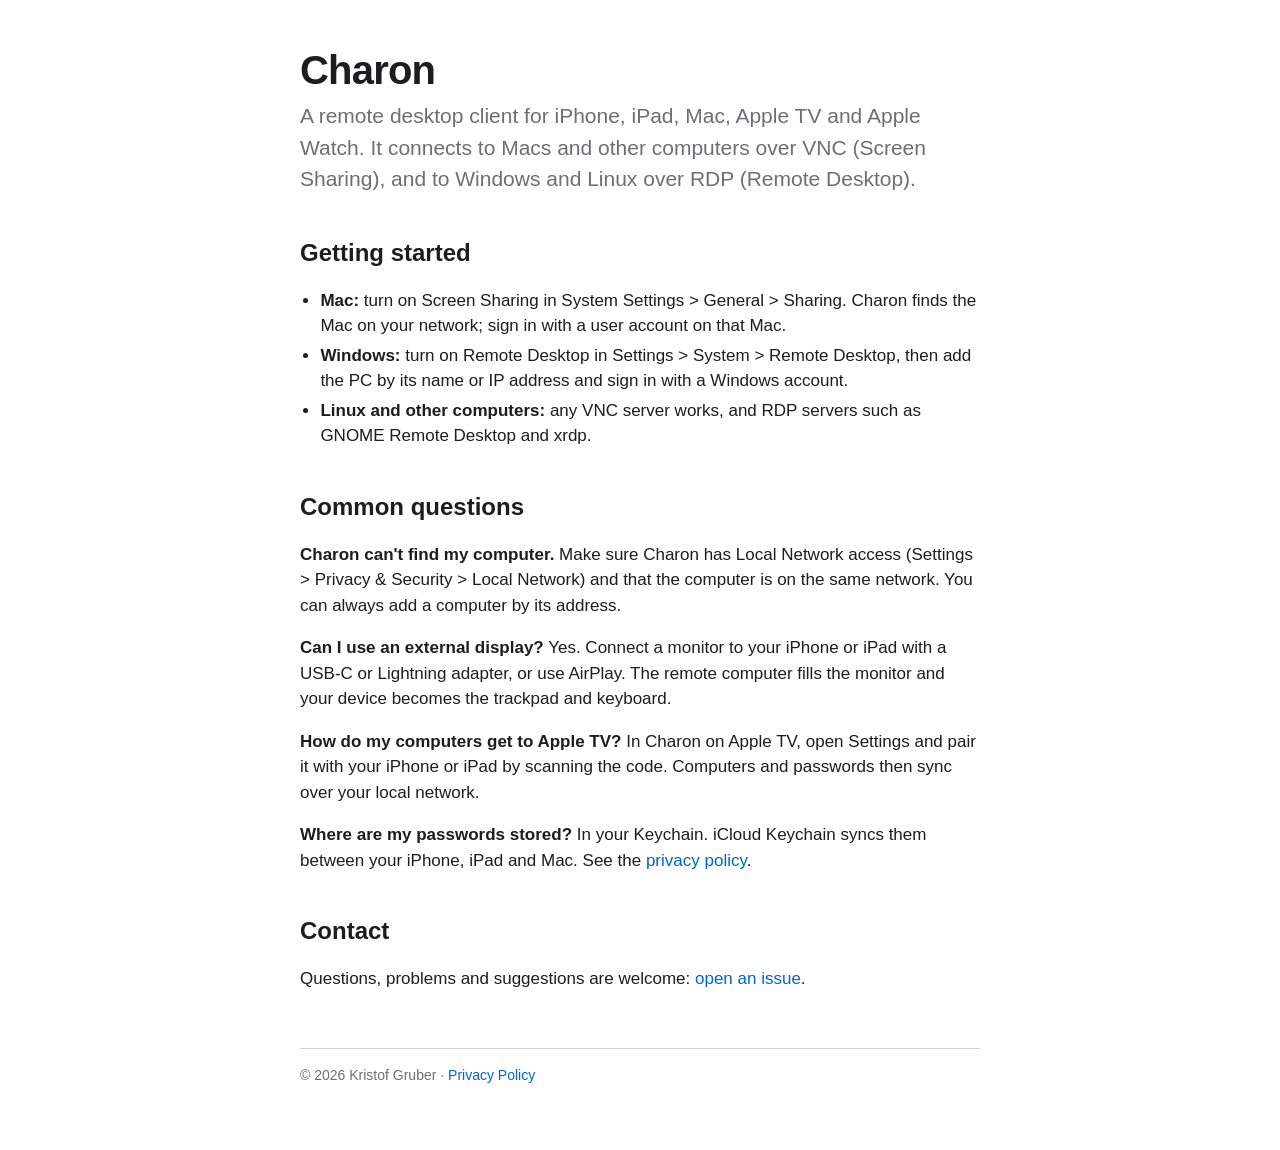
<file: index.html>
<!doctype html>
<html lang="en">
<head>
<meta charset="utf-8">
<meta name="viewport" content="width=device-width, initial-scale=1">
<title>Charon Support</title>
<link rel="stylesheet" href="style.css">
</head>
<body>
<main>
<h1>Charon</h1>
<p class="lead">A remote desktop client for iPhone, iPad, Mac, Apple TV and Apple Watch. It connects to Macs and other computers over VNC (Screen Sharing), and to Windows and Linux over RDP (Remote Desktop).</p>

<h2>Getting started</h2>
<ul>
<li><strong>Mac:</strong> turn on Screen Sharing in System Settings &gt; General &gt; Sharing. Charon finds the Mac on your network; sign in with a user account on that Mac.</li>
<li><strong>Windows:</strong> turn on Remote Desktop in Settings &gt; System &gt; Remote Desktop, then add the PC by its name or IP address and sign in with a Windows account.</li>
<li><strong>Linux and other computers:</strong> any VNC server works, and RDP servers such as GNOME Remote Desktop and xrdp.</li>
</ul>

<h2>Common questions</h2>
<p><strong>Charon can't find my computer.</strong> Make sure Charon has Local Network access (Settings &gt; Privacy &amp; Security &gt; Local Network) and that the computer is on the same network. You can always add a computer by its address.</p>
<p><strong>Can I use an external display?</strong> Yes. Connect a monitor to your iPhone or iPad with a USB-C or Lightning adapter, or use AirPlay. The remote computer fills the monitor and your device becomes the trackpad and keyboard.</p>
<p><strong>How do my computers get to Apple TV?</strong> In Charon on Apple TV, open Settings and pair it with your iPhone or iPad by scanning the code. Computers and passwords then sync over your local network.</p>
<p><strong>Where are my passwords stored?</strong> In your Keychain. iCloud Keychain syncs them between your iPhone, iPad and Mac. See the <a href="privacy.html">privacy policy</a>.</p>

<h2>Contact</h2>
<p>Questions, problems and suggestions are welcome: <a href="https://github.com/gklka/charon-site/issues">open an issue</a>.</p>

<footer>© 2026 Kristof Gruber · <a href="privacy.html">Privacy Policy</a></footer>
</main>
</body>
</html>
</file>
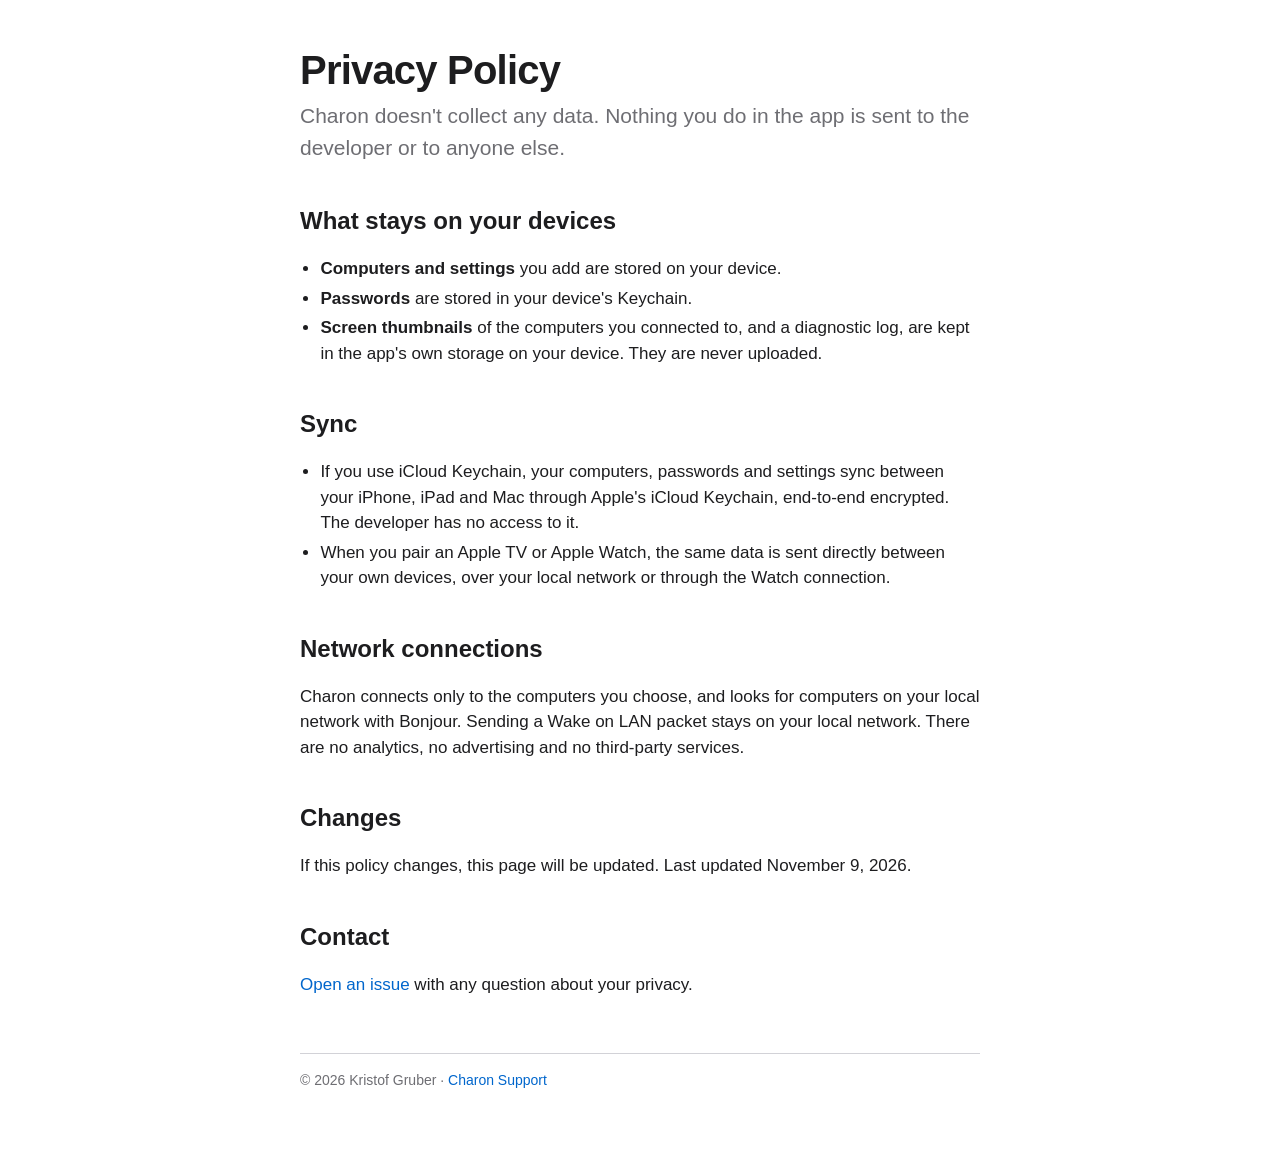
<file: privacy.html>
<!doctype html>
<html lang="en">
<head>
<meta charset="utf-8">
<meta name="viewport" content="width=device-width, initial-scale=1">
<title>Charon Privacy Policy</title>
<link rel="stylesheet" href="style.css">
</head>
<body>
<main>
<h1>Privacy Policy</h1>
<p class="lead">Charon doesn't collect any data. Nothing you do in the app is sent to the developer or to anyone else.</p>

<h2>What stays on your devices</h2>
<ul>
<li><strong>Computers and settings</strong> you add are stored on your device.</li>
<li><strong>Passwords</strong> are stored in your device's Keychain.</li>
<li><strong>Screen thumbnails</strong> of the computers you connected to, and a diagnostic log, are kept in the app's own storage on your device. They are never uploaded.</li>
</ul>

<h2>Sync</h2>
<ul>
<li>If you use iCloud Keychain, your computers, passwords and settings sync between your iPhone, iPad and Mac through Apple's iCloud Keychain, end-to-end encrypted. The developer has no access to it.</li>
<li>When you pair an Apple TV or Apple Watch, the same data is sent directly between your own devices, over your local network or through the Watch connection.</li>
</ul>

<h2>Network connections</h2>
<p>Charon connects only to the computers you choose, and looks for computers on your local network with Bonjour. Sending a Wake on LAN packet stays on your local network. There are no analytics, no advertising and no third-party services.</p>

<h2>Changes</h2>
<p>If this policy changes, this page will be updated. Last updated November 9, 2026.</p>

<h2>Contact</h2>
<p><a href="https://github.com/gklka/charon-site/issues">Open an issue</a> with any question about your privacy.</p>

<footer>© 2026 Kristof Gruber · <a href="index.html">Charon Support</a></footer>
</main>
</body>
</html>
</file>
<file: style.css>
:root { color-scheme: light dark; --bg: #ffffff; --fg: #1d1d1f; --muted: #6e6e73; --link: #0066cc; --rule: #d2d2d7; }
@media (prefers-color-scheme: dark) { :root { --bg: #000000; --fg: #f5f5f7; --muted: #a1a1a6; --link: #2997ff; --rule: #424245; } }
html { -webkit-text-size-adjust: 100%; }
body { margin: 0; background: var(--bg); color: var(--fg);
       font: 17px/1.5 -apple-system, BlinkMacSystemFont, "Helvetica Neue", Helvetica, Arial, sans-serif; }
main { max-width: 680px; margin: 0 auto; padding: 48px 16px 64px; }
h1 { font-size: 40px; line-height: 1.1; margin: 0 0 8px; letter-spacing: -0.02em; }
h2 { font-size: 24px; margin: 40px 0 8px; }
p.lead { font-size: 21px; color: var(--muted); margin: 0 0 32px; }
a { color: var(--link); text-decoration: none; } a:hover { text-decoration: underline; }
ul { padding-left: 1.2em; } li { margin: 4px 0; }
footer { margin-top: 56px; padding-top: 16px; border-top: 1px solid var(--rule); color: var(--muted); font-size: 14px; }
</file>
